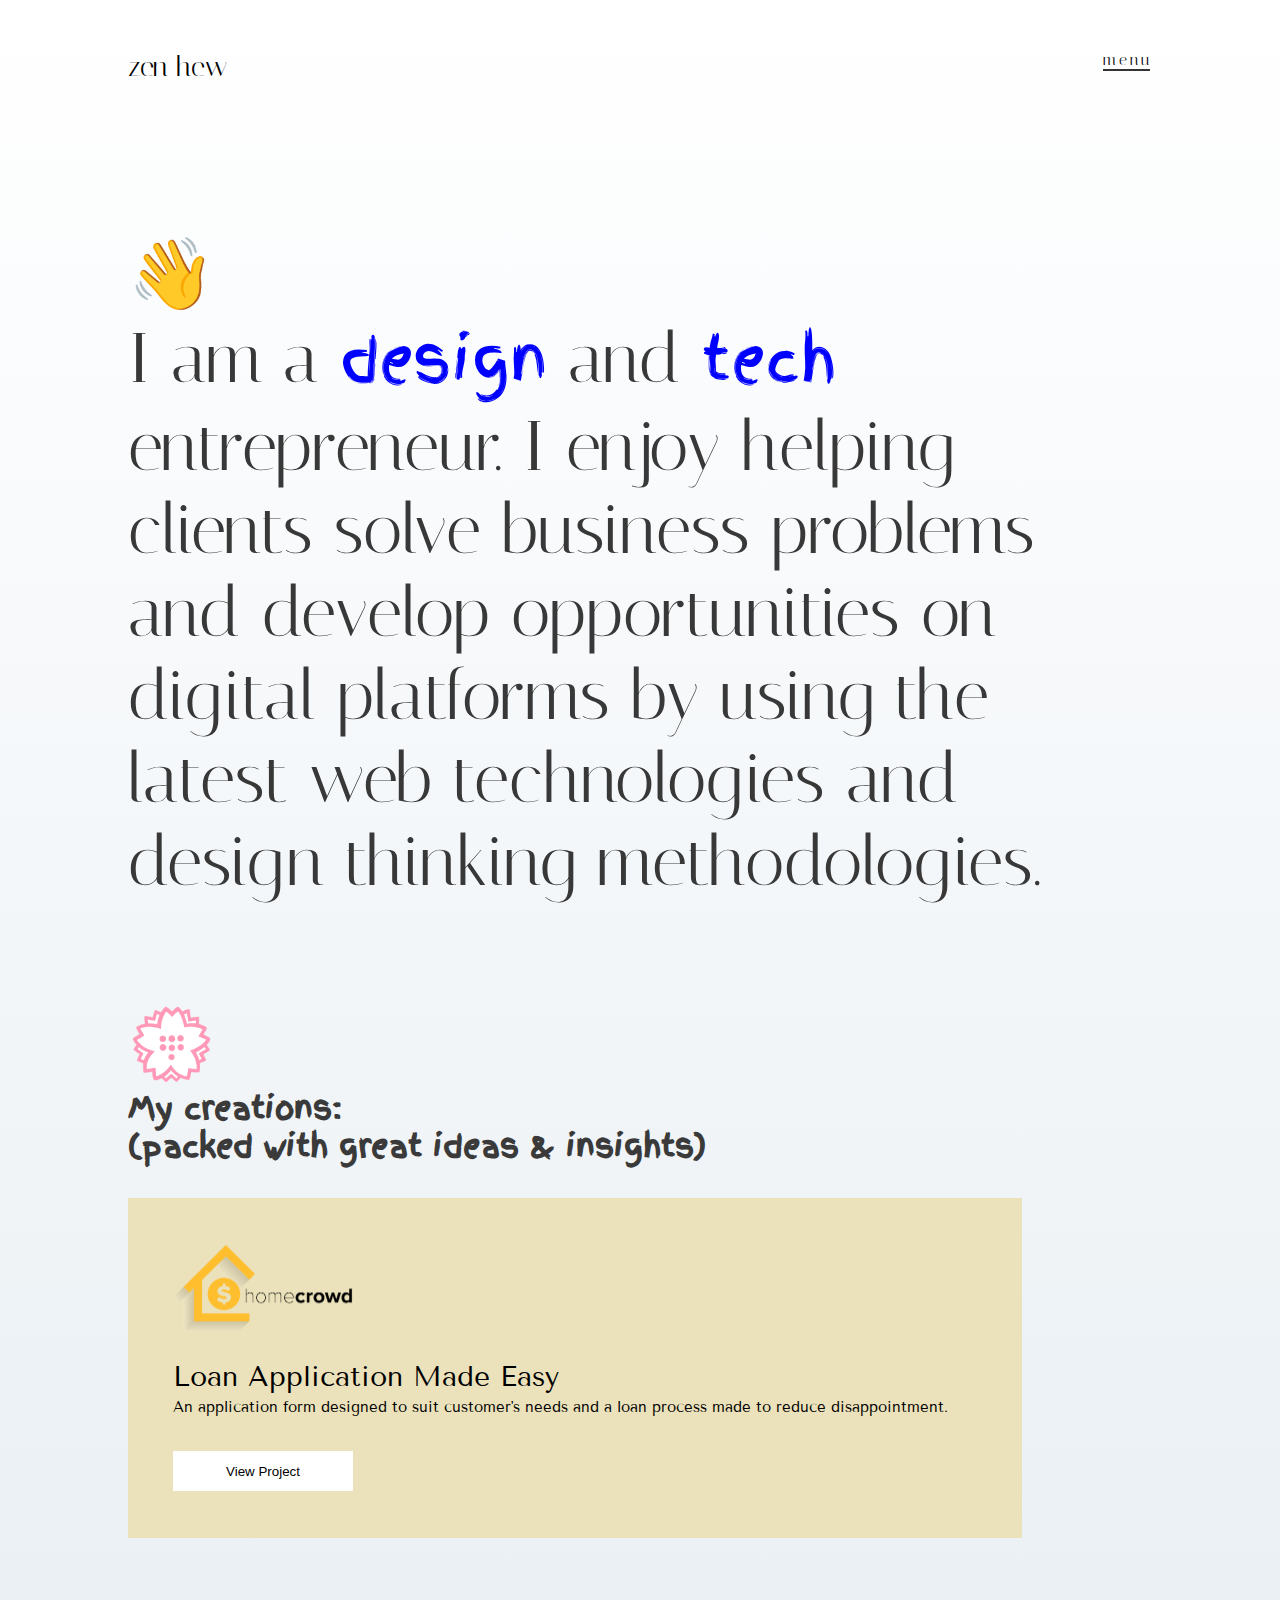
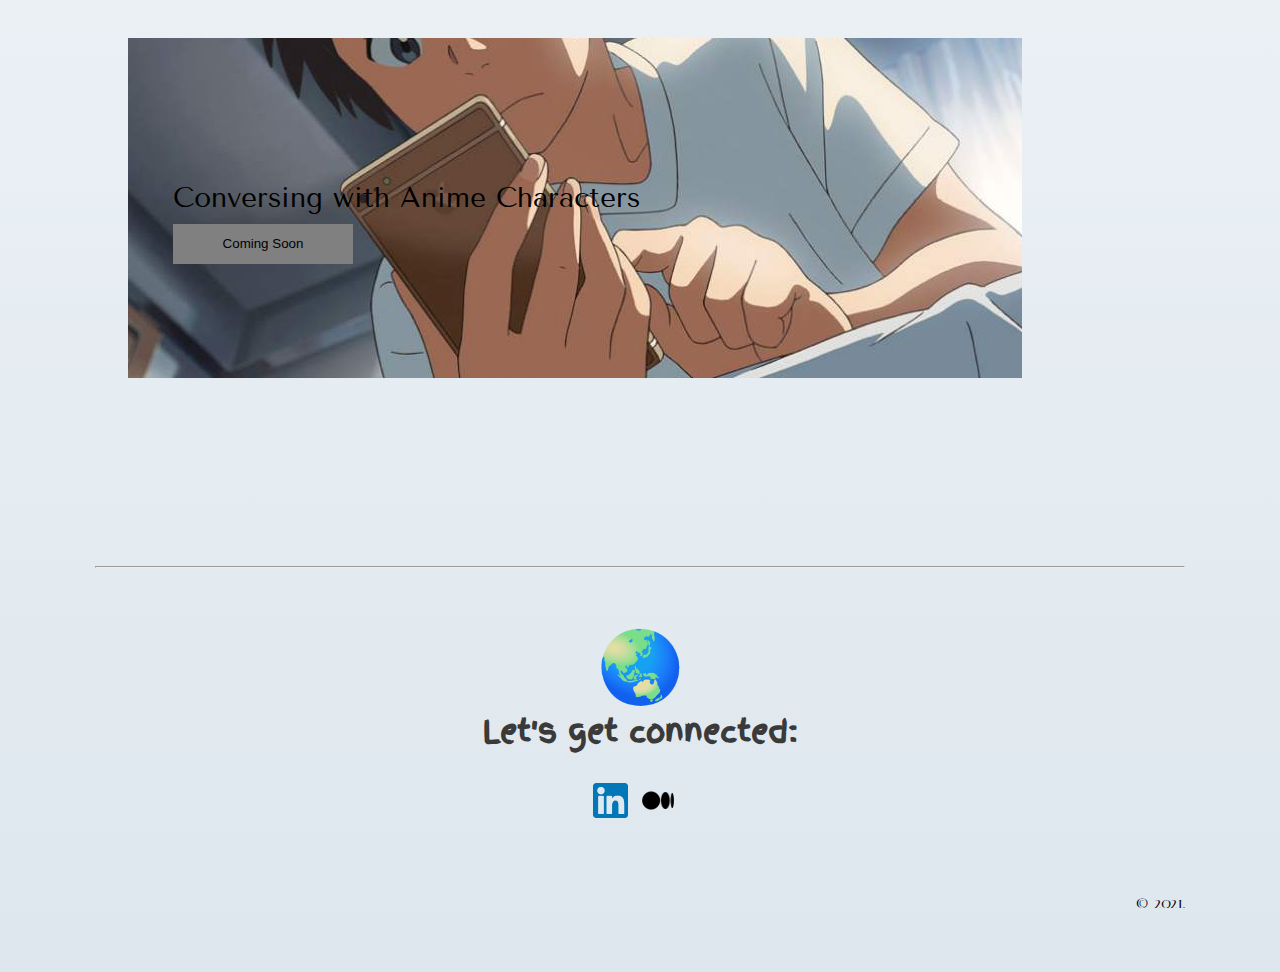
<file: index.html>
<html>
    <head>
        <!-- Global site tag (gtag.js) - Google Analytics -->
        <script async src="https://www.googletagmanager.com/gtag/js?id=G-867ETCLPJJ"></script>
        <script>
            window.dataLayer = window.dataLayer || [];
            function gtag(){dataLayer.push(arguments);}
            gtag('js', new Date());
            gtag('config', 'G-867ETCLPJJ');
        </script>
        <meta charset="UTF-8">
        <meta name="viewport" content="width=device-width, initial-scale=1.0">
        <title>zen hew</title>
        <meta name="description" content="Founder of zeniadesign.com I design experiences and interfaces for digital products that solve business problems.">
        <meta name="keywords" content="ux design, ui design, digital products, startups, user experience, ux talents, singapore, tech startups">
        <link rel="stylesheet" href="./stylesheets/home-style.css">
        <link rel="shortcut icon" type="image/jpg" href="162PerfectWhite.png"/>
        <link rel="preconnect" href="https://fonts.gstatic.com">
        <link href="https://fonts.googleapis.com/css2?family=Finger+Paint&family=Italiana&family=Tenor+Sans&display=swap" rel="stylesheet">
    </head>
    <body>
        <header>
            <a href="index.html" id="logo">zen hew</a>

            <a class="menu-icon" id="menu-icon" onclick="openMenu()">
                <span>menu</span>
                <span id="menu-bar"></span>
                <span id="menu-bar"></span>
            </a> 
    
        </header>
        <nav class="menu-slide" id="menu">
            <a href="" class="close-icon" onclick="closeMenu()">
                <span class="animated"></span>
                <span class="animated"></span>
            </a>
            <ul>
                <li><a href="index.html">home</a></li>
                <span class="contact">
                    <a href="mailto:zenhew@yahoo.com">zenhew@yahoo.com</a>
                </span>
            </ul>
        </nav> 
        <section class="home">
            <div class="intro">
                <span id="emoji">&#128075</span>
                <div>
                    <p>I am a <span id="fp-font">design</span> and <span id="fp-font">tech</span> entrepreneur. I enjoy helping clients solve business problems and develop opportunities on digital platforms by using the latest web technologies and design thinking methodologies. </p>
                </div>
            </div>
            <div class="work"> 
                <span id="emoji">&#128174 </span>
                <h2>My creations:
                    <p>(packed with great ideas & insights)</p>
                </h2>
    
                <div class="project-item hc">
                    <article>
                        <img src="./images/zenia-design-hc-logo.png" alt="homecrowd logo designed by zeniadesign.com" width="180px">
                        <p id="title">Loan Application Made Easy</p>
                        <p>An application form designed to suit customer's needs and a loan process made to reduce disappointment.</p>

                    </article>
                    <button><a href="./project/loan-application-made-easy.html">View Project</a></button>
                </div>
                <div class="project-item ta">
                    <article>
                        <p id="title">Conversing with Anime Characters</p>
                        <!-- <p>Lorem ipsum</p> -->
                    </article>
                    <button id="comingsoon">Coming Soon</button>
                </div>
            </div>
            
        </section>
        <hr>
            <section class="connect">
                <span id="emoji">&#127759</span>
                <h2>Let's get connected:</h2>
                <div class="social-links">
                    <a href="https://linkedin.com/in/zen-hew"><img src="./images/linkedin-logo.png" alt="link to zen hew's linkedin page" width="35px"></a>
                    <a href="https://zenhew.medium.com"><img src="./images/medium-logo.png" alt="link to zen hew's medium page" width="60px"></a>
                </div>
            </section>
       

       
    </body>
    <footer>
        &copy; 2021. 
    </footer>
    <script type="text/javascript">
        function openMenu() {
            menuOpened();
        }
        function menuOpened() {
            document.getElementById('menu-icon').style = "display: none";
            document.getElementById('menu').style = "display: block";
        }
        function closeMenu() {
            document.getElementsByClassName('menu').style = "display: none"
        }
    </script>
</html>
</file>
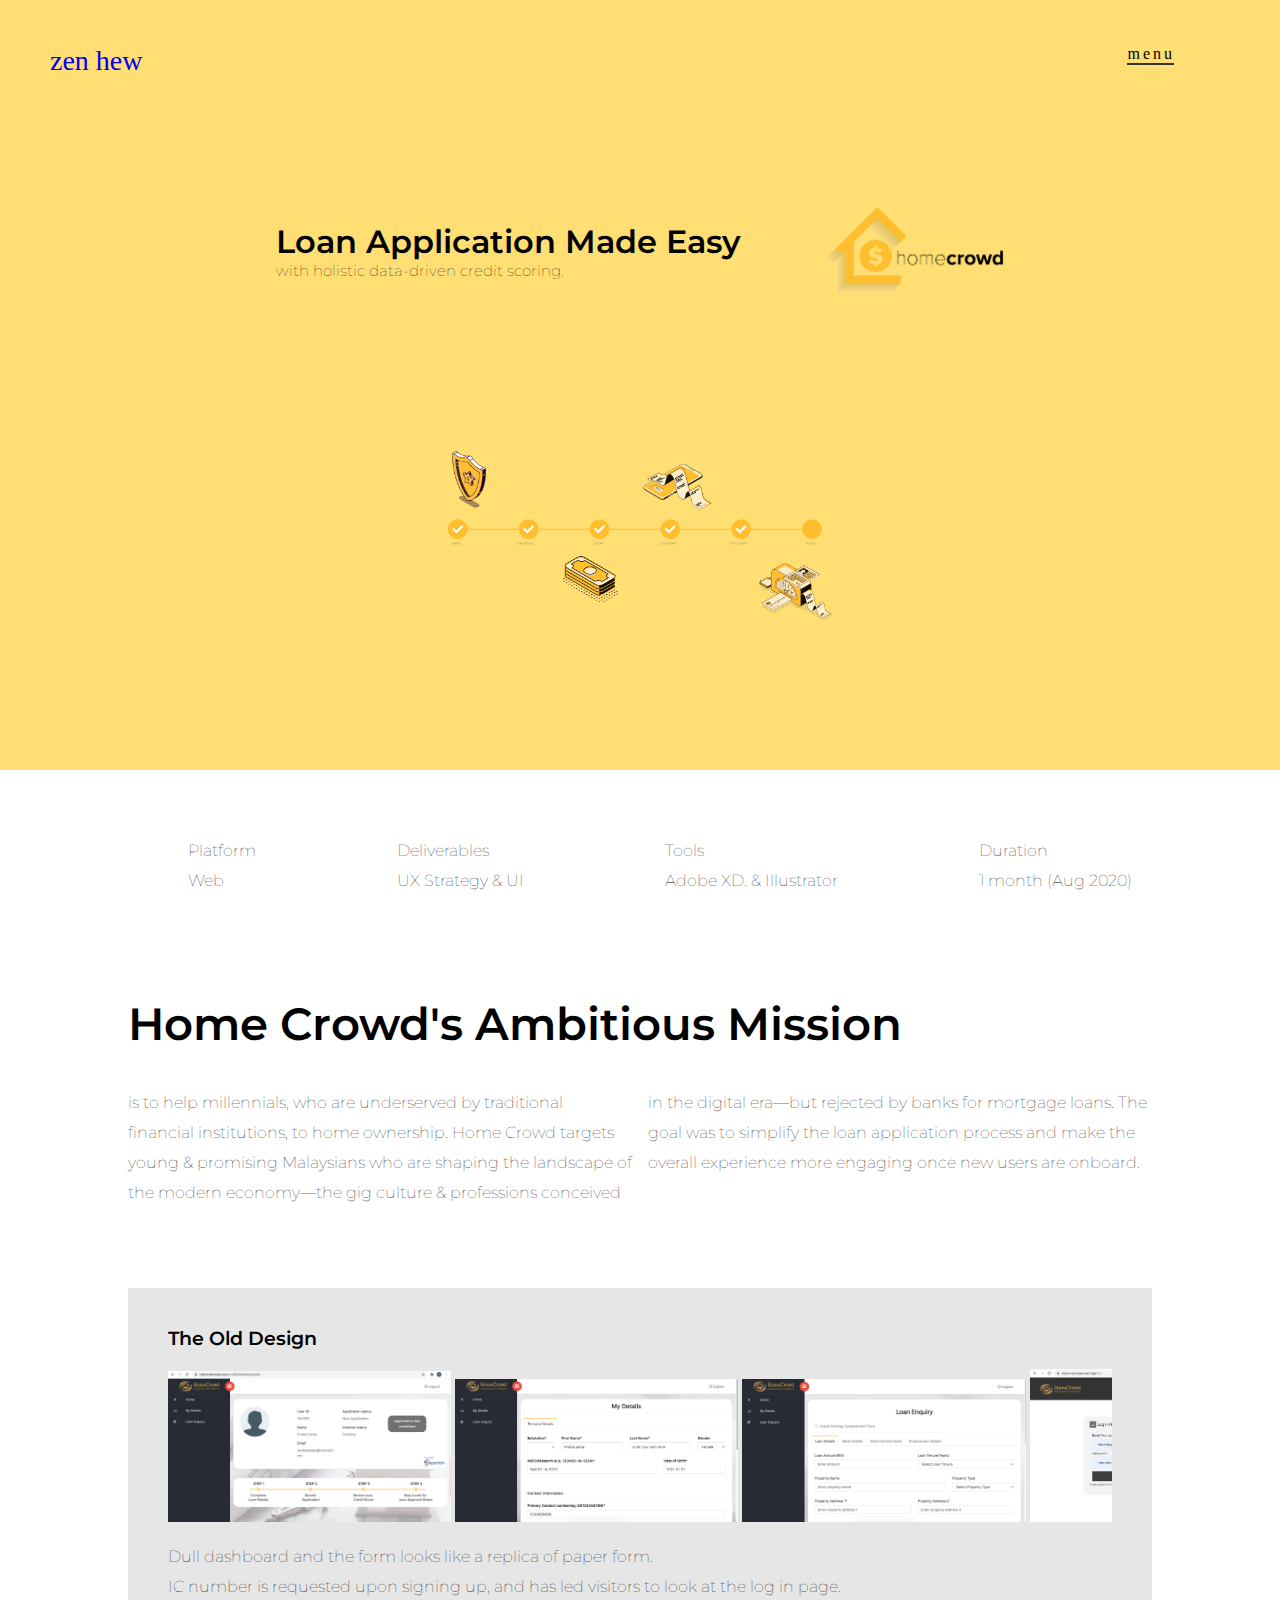
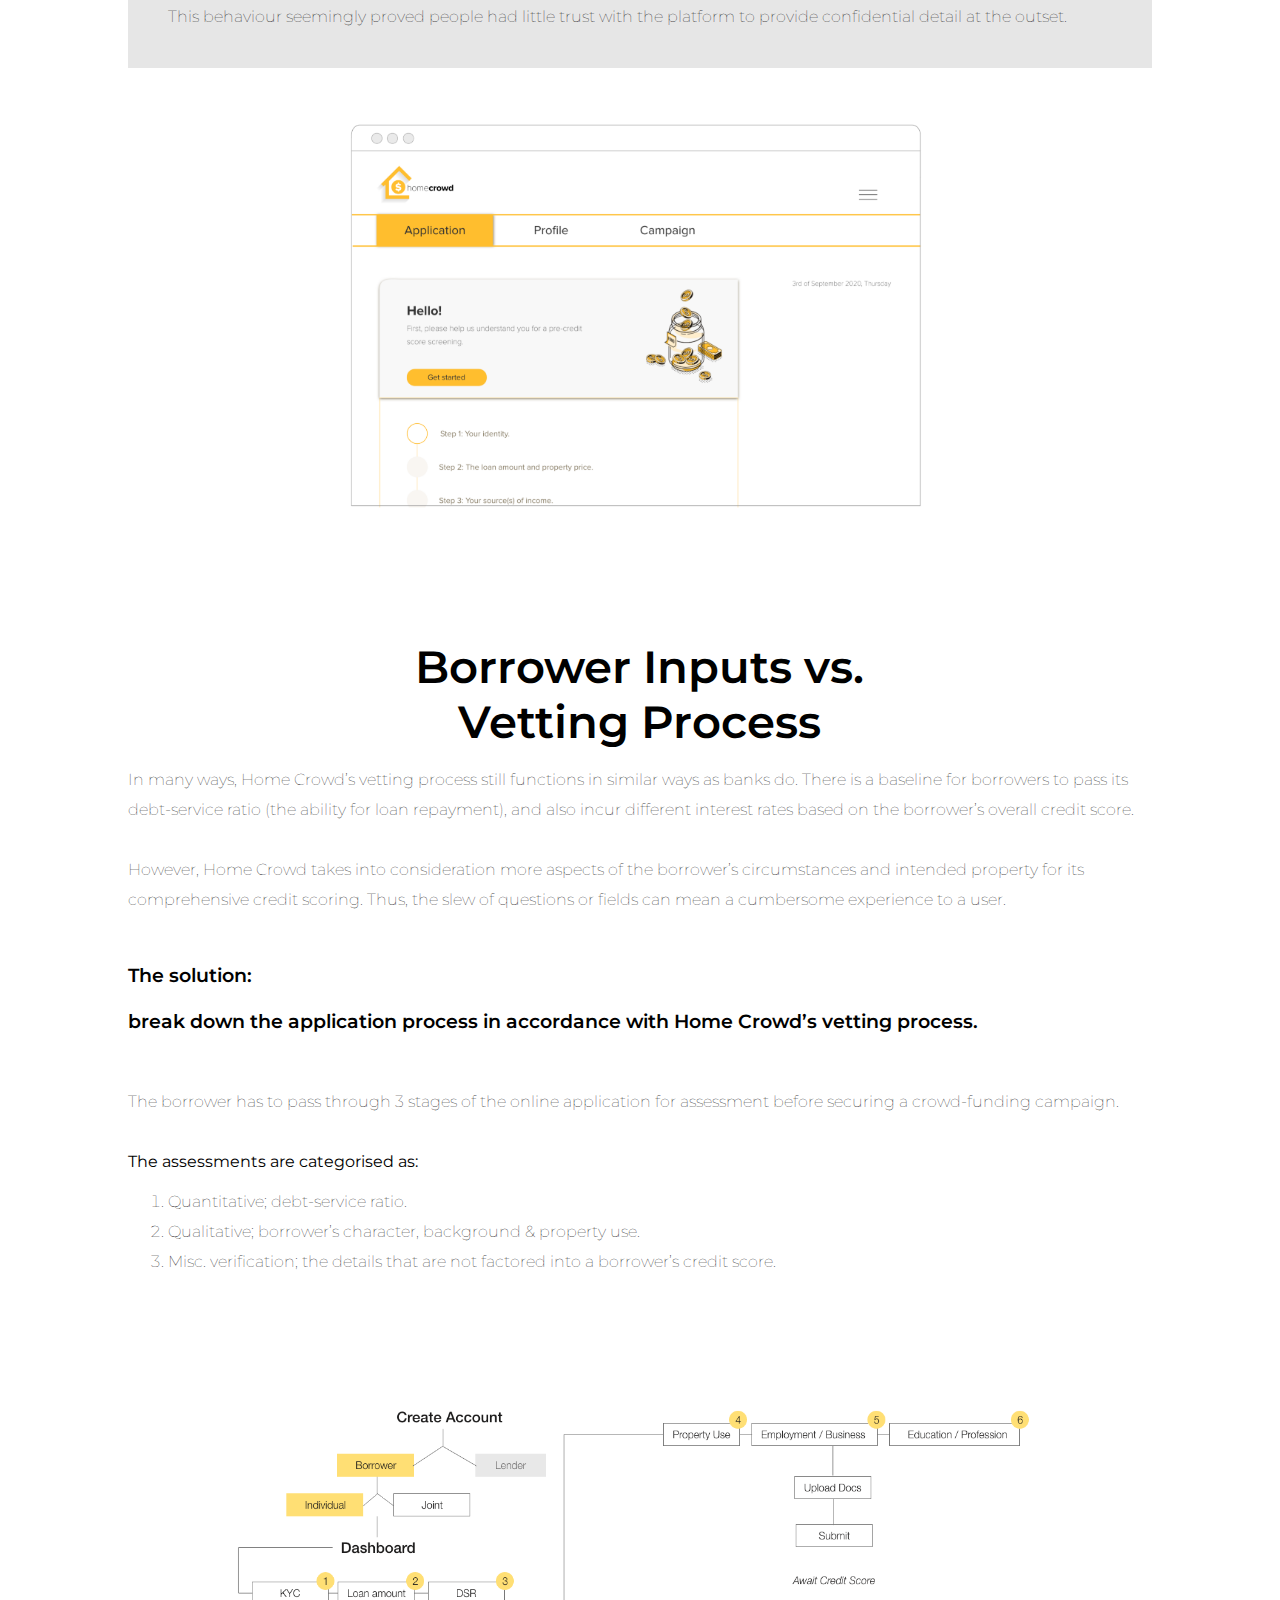
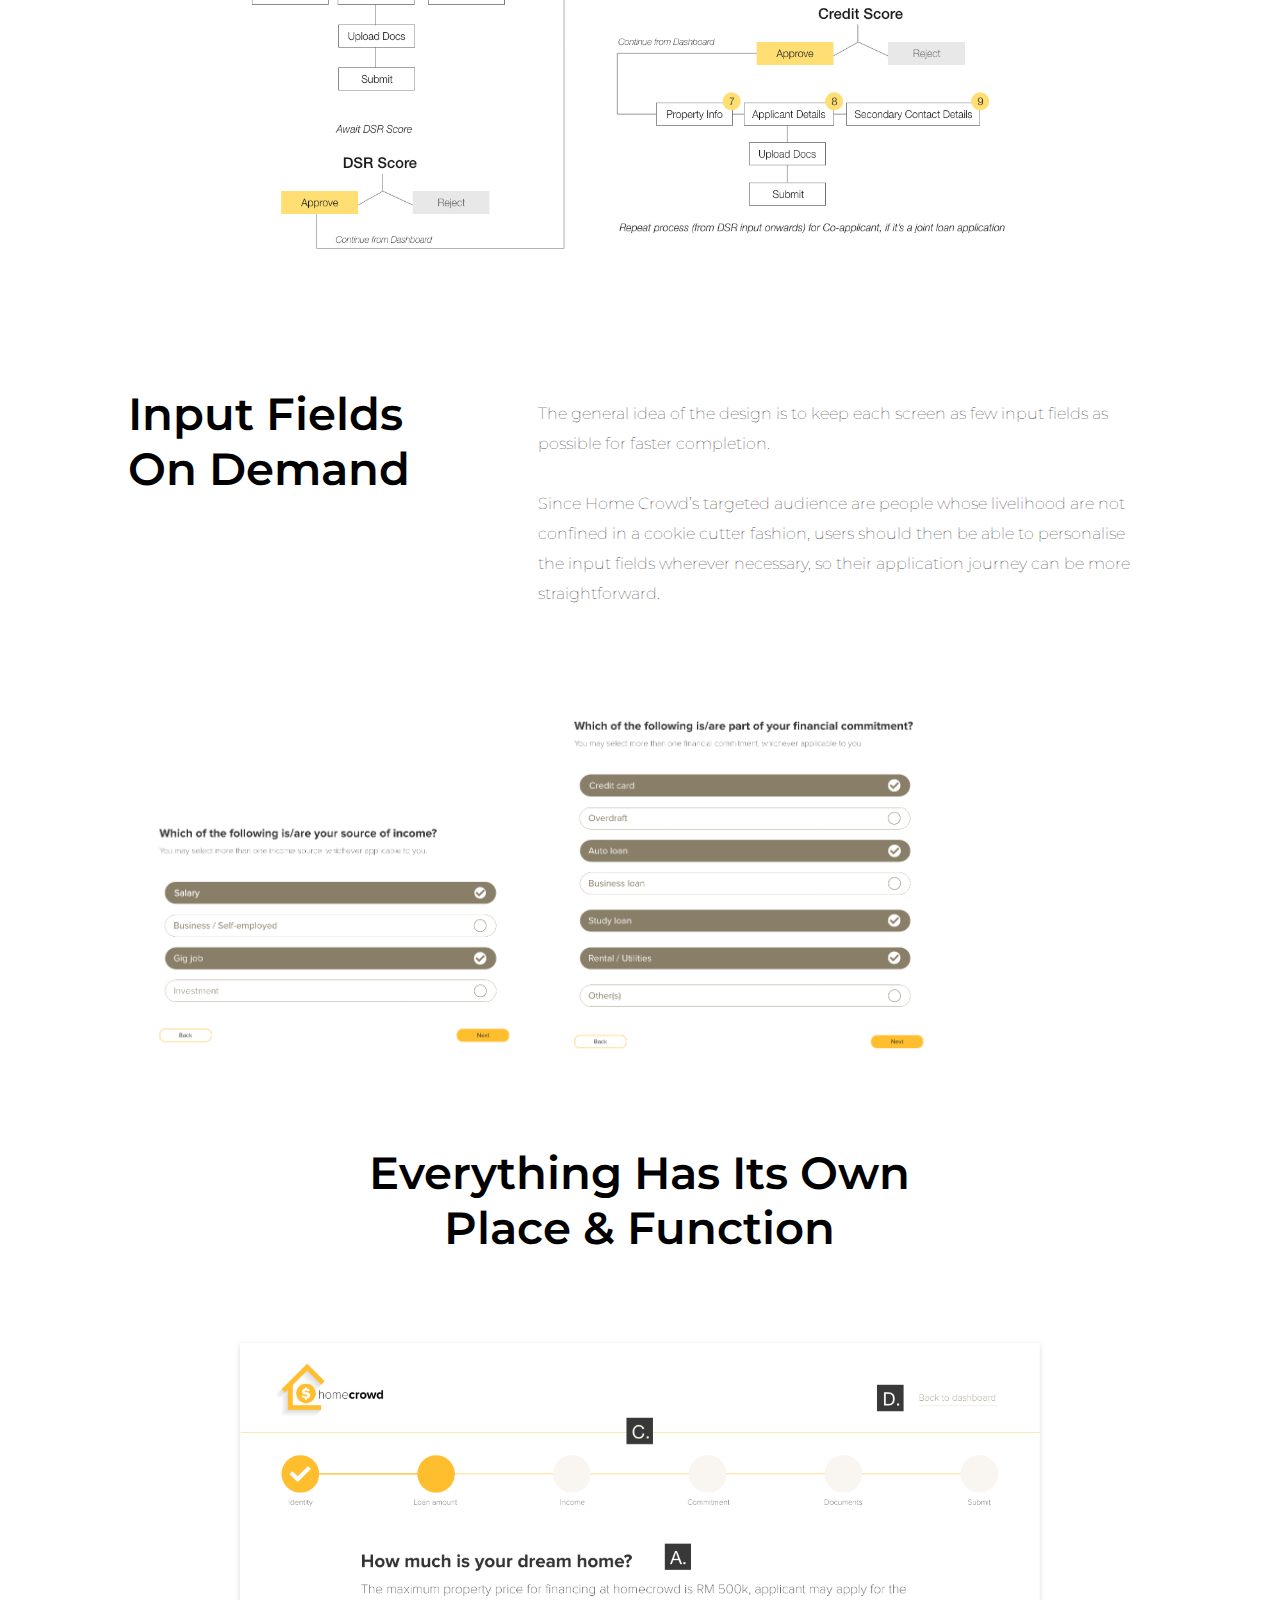
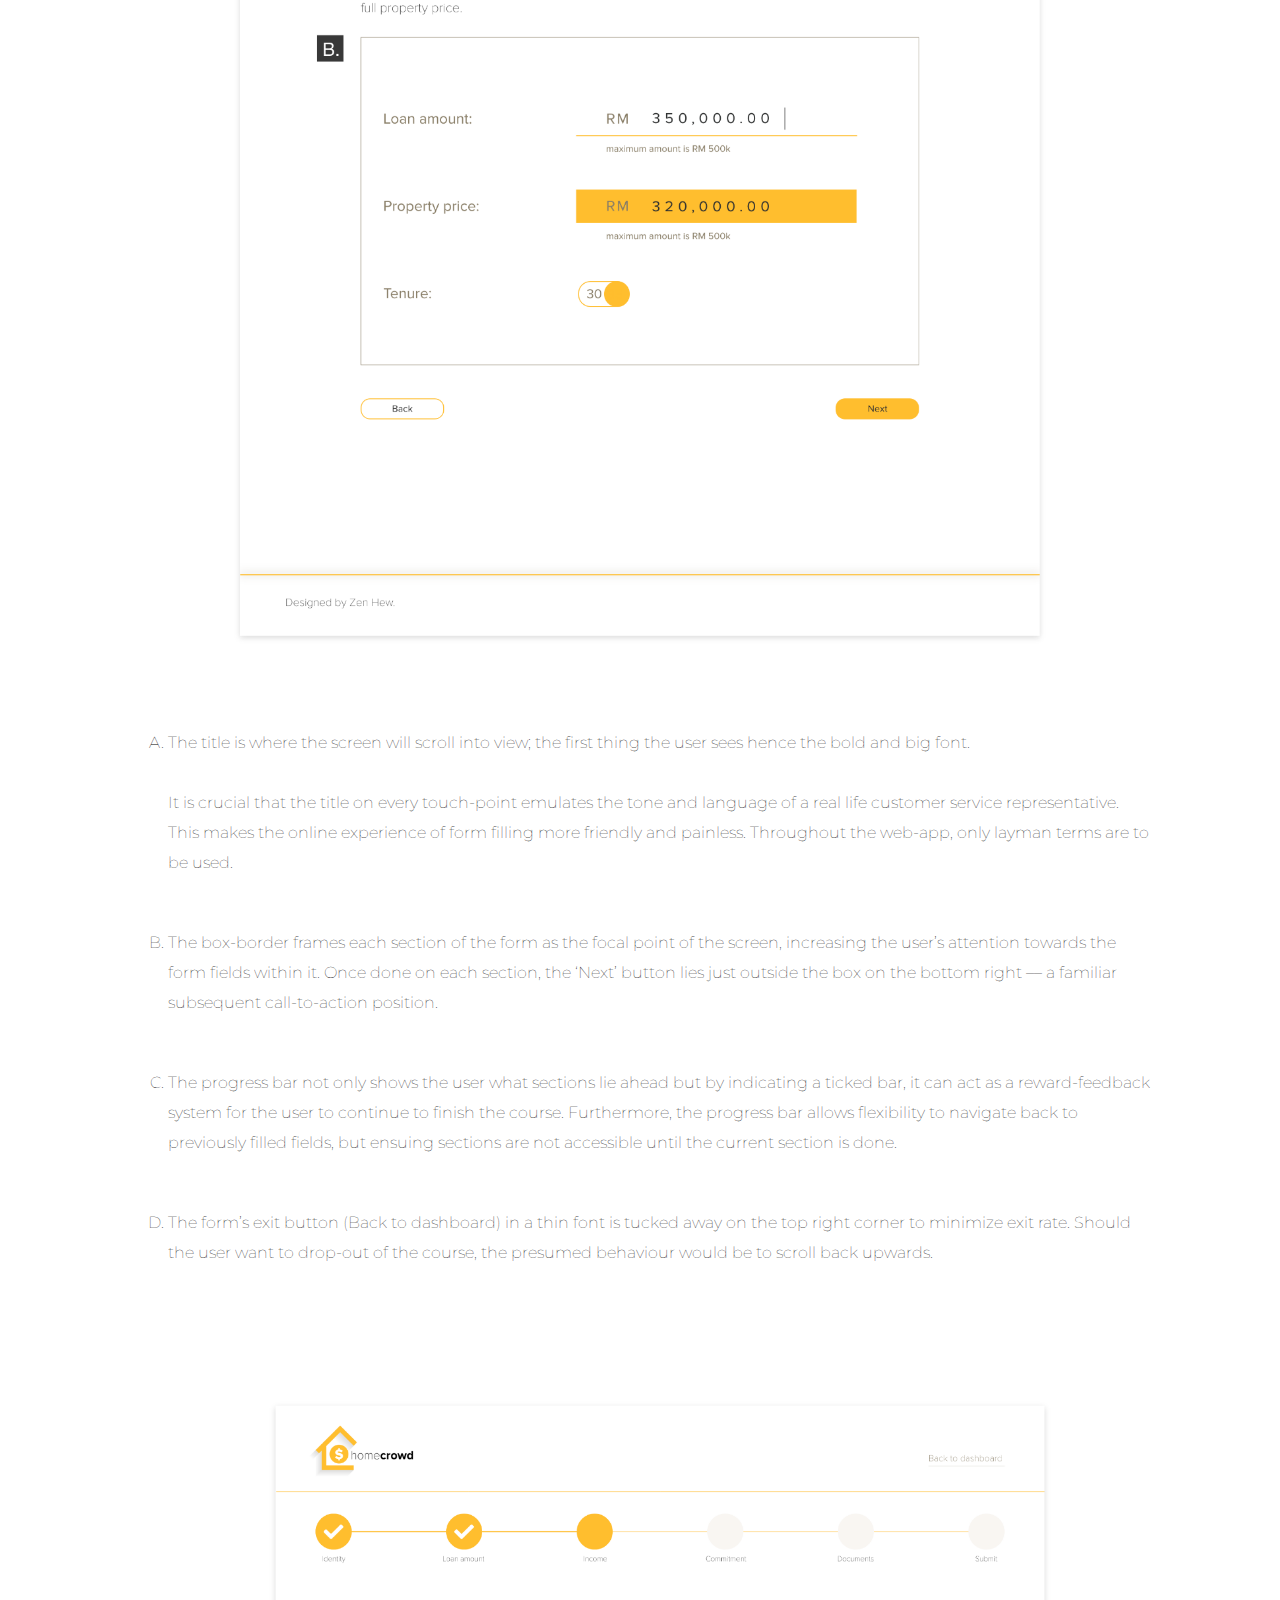
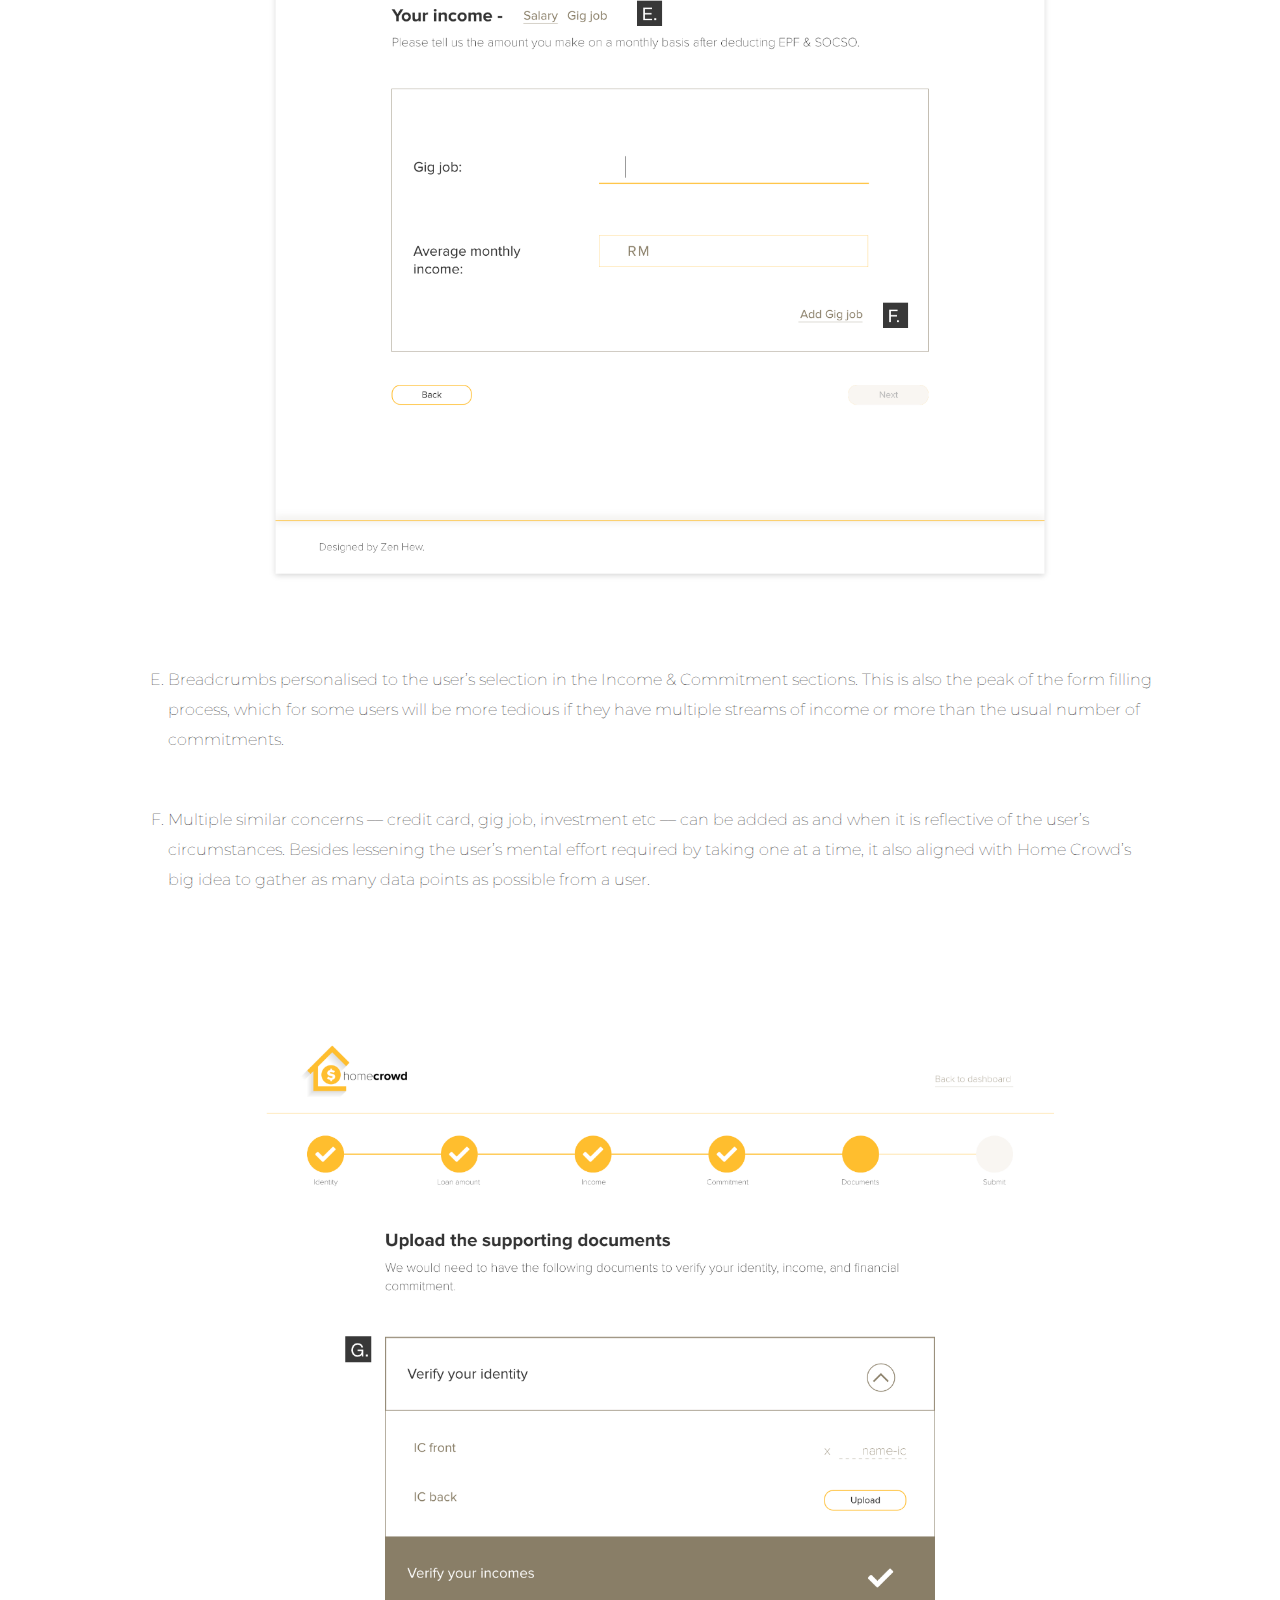
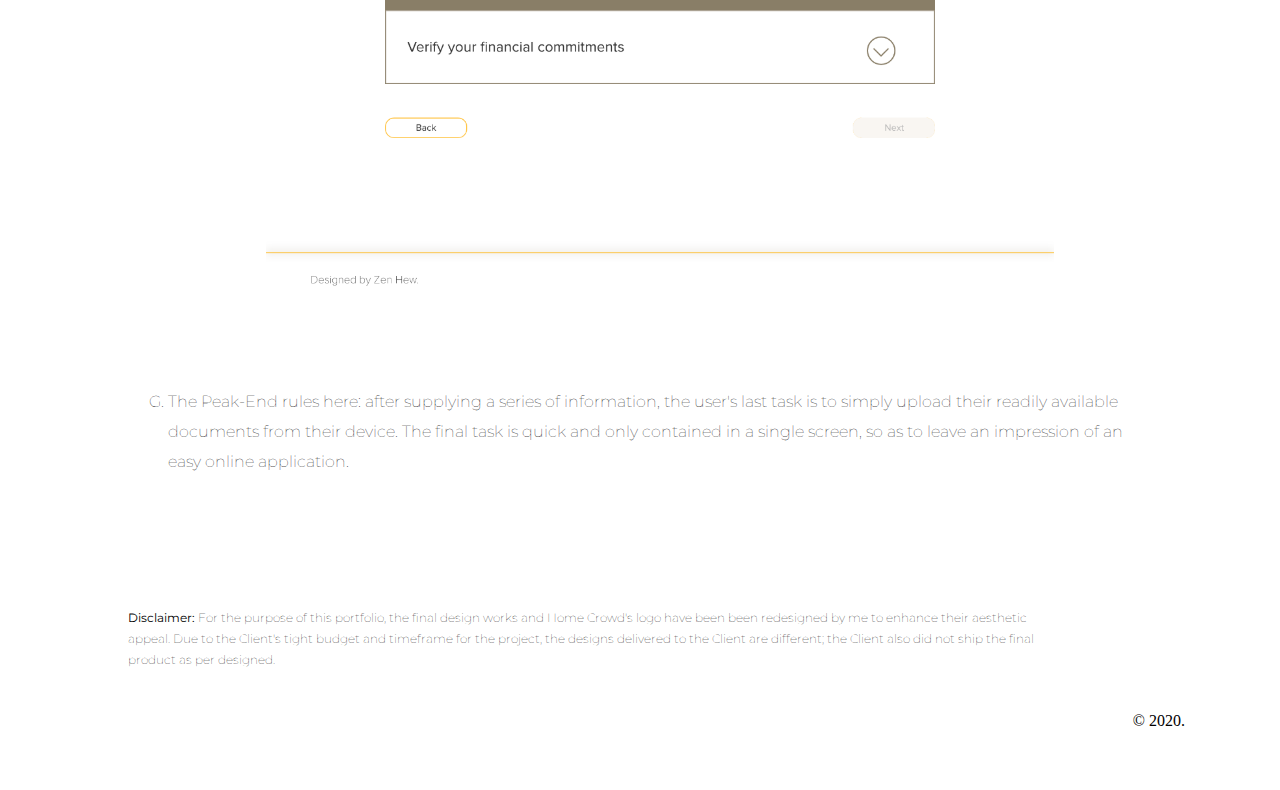
<file: project/loan-application-made-easy.html>
<html lang="en">
<head>
    <!-- Global site tag (gtag.js) - Google Analytics -->
    <script async src="https://www.googletagmanager.com/gtag/js?id=G-867ETCLPJJ"></script>
    <script>
        window.dataLayer = window.dataLayer || [];
        function gtag(){dataLayer.push(arguments);}
        gtag('js', new Date());
        gtag('config', 'G-867ETCLPJJ');
    </script>
    <meta charset="UTF-8">
    <meta name="viewport" content="width=device-width, initial-scale=1.0">
    <title>Loan Application Made Easy</title>    
    <link rel="stylesheet" href="../stylesheets/project-style.css">
    <link href="https://fonts.googleapis.com/css2?family=Montserrat:wght@300;500&display=swap" rel="stylesheet">
</head>
<body>
    <a class="menu-icon" id="menu-icon" onclick="openMenu()">
        <span>menu</span>
        <span id="menu-bar"></span>
        <span id="menu-bar"></span>
    </a> 
    <a href="../index.html" id="logo">zen hew</a>
    <nav class="menu-slide" id="menu">
        <a href="" class="close-icon" onclick="closeMenu()">
            <span class="animated"></span>
            <span class="animated"></span>
        </a>
        <ul>
            <li><a href="../index.html">home</a></li>
            <span class="contact">
                Contact me:</> <br>
                <a href="mailto:zenhew@yahoo.com">zenhew@yahoo.com</a>
            </span>
        </ul>
    </nav> 
    <div class="cover">
        <div class="cover-title">
            <h1>Loan Application Made Easy <br>
                <span>with holistic data-driven credit scoring.</span>
            </h1>
            <img src="../img/homecrowd/homecrowd-logo.png" alt="" width="20%">
        </div>
        <img src="../img/homecrowd/homecrowd.png" alt="" width="30%">
    </div>
    <section class="project">
        <div class="project-info">
            <ul>
                <li>Platform <br>Web</li>
                <li>Deliverables <br>UX Strategy & UI</li>
                <li>Tools <br>Adobe XD. & Illustrator</li>
                <li>Duration <br>1 month (Aug 2020)</li>
            </ul>
        </div>
        <div class="write-up">
            <div class="paragraph-1">
                <h2>Home Crowd's Ambitious Mission</h2>
                <p>is to help millennials, who are underserved by traditional financial institutions, to home ownership. 
    
                    Home Crowd targets young & promising Malaysians who are shaping the landscape of the modern economy––the gig culture & professions conceived in 
                    the digital era––but rejected by banks for mortgage loans.
    
                    The goal was to simplify the loan application process and make the overall experience more engaging once new users are onboard.  
                </p>    
            </div>
            <div class="old-design">
                <h3>The Old Design</h3>
                <div class="gallery">
                    <img src="../img/homecrowd/hc-old-design-screenshot-1.png" id=""  alt="" width="30%">
                    <img src="../img/homecrowd/hc-old-design-screenshot-2.png" id="" alt="" width="30%">
                    <img src="../img/homecrowd/hc-old-design-screenshot-3.png"  id=""  alt="" width="30%">
                    <img src="../img/homecrowd/hc-old-design-screenshot-4.png"  id=""  alt="" width="30%">    
                </div>

                <p>
                    Dull dashboard and the form looks like a replica of paper form. 

                    <br> IC number is requested upon signing up, and has led visitors to look at the log in page. 

                    <br>This behaviour seemingly proved people had little trust with the platform to provide confidential detail at the outset. 
                </p>
            </div>
            <img src="../img/homecrowd/borrower-dashboard.png" id="center" alt="" >
            <div class="paragraph-2">
                <h2>Borrower Inputs vs. Vetting Process</h2>
                <p>
                    In many ways, Home Crowd’s vetting process still functions in similar ways as banks do. There is a baseline for borrowers to pass its debt-service ratio (the ability for loan repayment), and also incur different interest rates based on the borrower’s overall credit score. 
                    <br><br>
    However, Home Crowd takes into consideration more aspects of the borrower’s circumstances and intended property for its comprehensive credit scoring. Thus, the slew of questions or fields can mean a cumbersome experience to a user. 
                    <br><br>
                   <h3>The solution:
                       <br><br> break down the application process in accordance with Home Crowd’s vetting process. </h3> 
                    <br>
                    <p>
                        The borrower has to pass through 3 stages of the online application for assessment before securing a crowd-funding campaign. 
                    </p>
                    <br>
                    The assessments are categorised as: 
                    <ol>
                        <li>Quantitative; debt-service ratio.</li>
                        <li>Qualitative; borrower’s character, background & property use.</li>
                        <li>Misc. verification; the details that are not factored into a borrower’s credit score.</li>
                    </ol>
                </p>
    
            </div>
            <img src="../img/homecrowd/borrower-journey-map.png" id="center" alt="" width="50%">
            <div class="paragraph-3">
                <h2>Input Fields On Demand</h2>
                <p>The general idea of the design is to keep each screen as few input fields as possible for faster completion. 
                    <br><br>
                    Since Home Crowd’s targeted audience are people whose livelihood are not confined in a cookie cutter fashion, users should then be able to personalise the input fields wherever necessary, so their application journey can be more straightforward. 
                </p>    
            </div>
            <img src="../img/homecrowd/form-income-selection.png" id=""   alt="" width="40%">
            <img src="../img/homecrowd/form-commitment-selection.png"   alt="" width="40%">
            <div class="paragraph-4">
                <h2>Everything Has Its Own Place & Function</h2>
                <img src="../img/homecrowd/loan-application-form-1.png" id="center" alt="" width="70%">
    
                <ol>
                    <li>
                        The title is where the screen will scroll into view; the first thing the user sees hence the bold and big font.
                        <br><br>
                        It is crucial that the title on every touch-point emulates the tone and language of a real life customer service representative. This makes the online experience of form filling more friendly and painless. Throughout the web-app, only layman terms are to be used. 
                    </li>
                    <li>
                        The box-border frames each section of the form as the focal point of the screen, increasing the user’s attention towards the form fields within it. Once done on each section, the ‘Next’ button lies just outside the box on the bottom right –– a familiar subsequent call-to-action position. 
                    </li>
                    <li>
                        The progress bar not only shows the user what sections lie ahead but by indicating a ticked bar, it can act as a reward-feedback system for the user to continue to finish the course. Furthermore, the progress bar allows flexibility to navigate back to previously filled fields, but ensuing sections are not accessible until the current section is done. 
                    </li>
                    <li>
                        The form’s exit button (Back to dashboard) in a thin font is tucked away on the top right corner to minimize exit rate. Should the user want to drop-out of the course, the presumed behaviour would be to scroll back upwards.
                    </li>
                <img src="../img/homecrowd/loan-application-form-2.png" id="center"  alt="" width="70%">

                    <li>
                        Breadcrumbs personalised to the user’s selection in the Income & Commitment sections. This is also the peak of the form filling process, which for some users will be more tedious if they have multiple streams of income or more than the usual number of commitments. 
                    </li>
                    <li>
                        Multiple similar concerns –– credit card, gig job, investment etc –– can be added as and when it is reflective of the user’s circumstances. Besides lessening the user’s mental effort required by taking one at a time, it also aligned with Home Crowd’s big idea to gather as many data points as possible from a user. 
                    </li>
                <img src="../img/homecrowd/loan-application-form-3.png" id="center" alt="" width="70%">
                    <li>
                        The Peak-End rules here: after supplying a series of information, the user's last task is to simply upload their readily available documents from their device. The final task is quick and only contained in a single screen, so as to leave an impression of an easy online application. 
                    </li>
                </ol>
            </div>
        </div>
        <div class="disclaimer">
            <p>
                <strong>Disclaimer:</strong>
                For the purpose of this portfolio, the final design works and Home Crowd's logo have been been redesigned by me to enhance their aesthetic appeal.
                Due to the Client's tight budget and timeframe for the project, the designs delivered to the Client are different; the Client also did not ship the final product as per designed. 
            </p>
        </div>
    </section>
    <footer>
        &copy; 2020. 
    </footer>

<script type="text/javascript">
    function openMenu() {
        menuOpened();
    }
    function menuOpened() {
        document.getElementById('menu-icon').style = "display: none";
        document.getElementById('menu').style = "display: block";
    }
    function closeMenu() {
        document.getElementsByClassName('menu').style = "display: none"
    }
</script>
 

</body>
</html>
</file>
<file: stylesheets/home-style.css>
html, body {
  margin: 0;
  padding: 0;
  overflow-x: hidden;
  font-family: "Italiana", serif;
}

a {
  text-decoration: none;
}

header {
  width: 80%;
  padding: 50px 20px 0px 20px;
  display: -webkit-box;
  display: -ms-flexbox;
  display: flex;
  -webkit-box-orient: horizontal;
  -webkit-box-direction: normal;
      -ms-flex-direction: row;
          flex-direction: row;
  -webkit-box-pack: justify;
      -ms-flex-pack: justify;
          justify-content: space-between;
  margin: auto;
}

#logo {
  font-size: 28px;
  color: black;
}

.menu-icon {
  cursor: pointer;
  letter-spacing: 3;
  z-index: 10;
}

#menu-bar {
  display: block;
  width: 47px;
  height: 2px;
  background: #333333;
  position: absolute;
  line-height: 2;
}

#menu-bar span:nth-child(3) {
  -webkit-transform: translateY(8px);
          transform: translateY(8px);
}

.menu-icon:hover span:nth-child(3) {
  -webkit-transform: translateY(6px);
          transform: translateY(6px);
  -webkit-transition-duration: 0.6s;
          transition-duration: 0.6s;
}

.close-icon {
  display: block;
  float: right;
  top: 70px;
  right: 135px;
  width: 47px;
  height: 45px;
  position: fixed;
}

.close-icon span {
  width: 47px;
  height: 2px;
  background: #333333;
  display: block;
}

.close-icon span:nth-child(1) {
  -webkit-transform: rotate(45deg);
          transform: rotate(45deg);
}

.close-icon span:nth-child(2) {
  -webkit-transform: rotate(-45deg);
          transform: rotate(-45deg);
}

.menu-slide {
  display: none;
  width: 100%;
  height: 100%;
  overflow-x: hidden;
  background-color: white;
  top: 0;
  right: 0;
  position: fixed;
  z-index: 10;
}

.menu-slide ul {
  top: 40%;
  position: relative;
  margin-right: auto;
  margin-left: -20px;
  text-align: center;
}

.menu-slide ul li {
  list-style: none;
  line-height: 60px;
}

.menu-slide p {
  text-align: center;
  position: absolute;
  top: 50%;
}

footer {
  font-family: "Italiana", serif;
  float: right;
  padding-right: 95px;
  margin-bottom: 60px;
  font-size: 16px;
}

@media screen and (max-width: 450px) {
  .menu-icon {
    right: 20px;
    margin-right: 0px;
  }
  .close-icon {
    right: 30px;
  }
}

body {
  background-image: -webkit-gradient(linear, left bottom, left top, from(#dee7ee), to(white));
  background-image: linear-gradient(to top, #dee7ee 0%, white 100%);
}

.home {
  width: 80%;
  padding: 150px 20px 80px 20px;
  margin: auto;
}

.home div {
  margin-bottom: 100px;
}

button {
  border: none;
  min-height: 40px;
  min-width: 180px;
  cursor: pointer;
  background: white;
  margin-top: 20px;
}

button a {
  color: black;
}

button:hover {
  background: none;
  border: 1px solid white;
}

#comingsoon {
  background: grey;
}

#comingsoon:hover {
  border: none;
  background: grey;
}

#fp-font {
  font-family: "Finger Paint", cursive;
  font-size: 60px;
  color: blue;
}

#emoji {
  font-size: 70px;
}

#emoji-work {
  font-size: 120px;
}

.intro p {
  font-size: 70px;
  margin-top: 0px;
  color: #383838;
}

.work h2, .connect h2 {
  font-family: "Finger Paint", cursive;
  font-size: 30px;
  margin-top: 0;
  color: #3a3a3a;
}

.work h2 p, .connect h2 p {
  margin-top: -6px;
}

.project-item {
  width: 80%;
  background-color: #EBE2BB;
  padding: 20px 30px  20px 45px;
  margin-bottom: 50px;
  min-height: 300px;
  display: -webkit-box;
  display: -ms-flexbox;
  display: flex;
  -webkit-box-orient: vertical;
  -webkit-box-direction: normal;
      -ms-flex-direction: column;
          flex-direction: column;
  -webkit-box-align: self-start;
      -ms-flex-align: self-start;
          align-items: self-start;
  -webkit-box-pack: center;
      -ms-flex-pack: center;
          justify-content: center;
}

.ta {
  background-image: url("../images/YourName.jpg");
  background-position: bottom;
}

article p {
  font-family: "Tenor Sans", sans-serif;
  font-size: 15px;
}

#title {
  font-size: 28px;
  margin-bottom: -10px;
}

hr {
  width: 85%;
}

.connect {
  display: -webkit-box;
  display: -ms-flexbox;
  display: flex;
  -webkit-box-pack: center;
      -ms-flex-pack: center;
          justify-content: center;
  -webkit-box-orient: vertical;
  -webkit-box-direction: normal;
      -ms-flex-direction: column;
          flex-direction: column;
  -webkit-box-align: center;
      -ms-flex-align: center;
          align-items: center;
  width: 80%;
  margin: auto;
  padding: 50px 10px 70px 10px;
  text-align: center;
}

.connect .social-links {
  display: -webkit-box;
  display: -ms-flexbox;
  display: flex;
  -webkit-box-orient: horizontal;
  -webkit-box-direction: normal;
      -ms-flex-direction: row;
          flex-direction: row;
  -webkit-box-pack: center;
      -ms-flex-pack: center;
          justify-content: center;
  -webkit-box-align: center;
      -ms-flex-align: center;
          align-items: center;
}

@media screen and (max-width: 850px) {
  .intro p {
    font-size: 48px;
  }
  .intro #fp-font {
    font-size: 40px;
  }
}

@media screen and (max-width: 670px) {
  .intro p {
    font-size: 45px;
  }
  .intro #fp-font {
    font-size: 35px;
  }
  .project-item {
    padding: 40px 20px;
  }
}

@media screen and (max-width: 420px) {
  .intro p {
    font-size: 30px;
  }
  .intro #fp-font {
    font-size: 20px;
  }
}
/*# sourceMappingURL=home-style.css.map */
</file>
<file: stylesheets/project-style.css>
html, body {
  padding: 0;
  margin: 0;
  overflow-x: none;
}

#logo, #menu-icon, .landing, .menu-slide, #menu {
  font-family: "Italiana", serif;
}

a {
  text-decoration: none;
}

#logo {
  position: fixed;
  left: 50px;
  padding-top: 45px;
  font-size: 28px;
}

#italic {
  font-style: italic;
}

#tiny {
  font-size: 21px;
}

.menu-icon {
  right: 60px;
  margin: 45px 45px 45px 0;
  cursor: pointer;
  letter-spacing: 3;
  position: fixed;
  z-index: 10;
}

#menu-bar {
  display: block;
  width: 47px;
  height: 2px;
  background: #333333;
  position: absolute;
  line-height: 2;
}

#menu-bar span:nth-child(3) {
  -webkit-transform: translateY(8px);
          transform: translateY(8px);
}

.menu-icon:hover span:nth-child(3) {
  -webkit-transform: translateY(6px);
          transform: translateY(6px);
  -webkit-transition-duration: 0.6s;
          transition-duration: 0.6s;
}

.close-icon {
  display: block;
  float: right;
  top: 60px;
  right: 110px;
  width: 47px;
  height: 45px;
  position: fixed;
}

.close-icon span {
  width: 47px;
  height: 2px;
  background: #333333;
  display: block;
}

.close-icon span:nth-child(1) {
  -webkit-transform: rotate(45deg);
          transform: rotate(45deg);
}

.close-icon span:nth-child(2) {
  -webkit-transform: rotate(-45deg);
          transform: rotate(-45deg);
}

.menu-slide {
  display: none;
  width: 100%;
  height: 100%;
  overflow-x: hidden;
  background-color: white;
  top: 0;
  right: 0;
  position: fixed;
  z-index: 10;
}

.menu-slide ul {
  top: 40%;
  position: relative;
  margin-right: auto;
  margin-left: -20px;
  text-align: center;
}

.menu-slide ul li {
  list-style: none;
  line-height: 60px;
}

.menu-slide p {
  text-align: center;
  position: absolute;
  top: 50%;
}

button {
  cursor: pointer;
  background: none;
  border-radius: 20px;
  border: 1px solid #434343;
  padding: 8px 27px;
}

@media screen and (max-width: 450px) {
  .menu-icon {
    right: 20px;
    margin-right: 0px;
  }
  .close-icon {
    right: 30px;
  }
}

body {
  min-block-size: 100%;
  min-inline-size: 100%;
  -webkit-box-sizing: border-box;
          box-sizing: border-box;
  font-family: "Montserrat", sans-serif;
}

body h1, body h2, body h3 {
  font-weight: 600;
}

body h2 {
  font-size: 45px;
}

#logo, .menu-icon {
  position: absolute;
}

.flex-row, .cover .cover-title, .project-info ul {
  display: -webkit-box;
  display: -ms-flexbox;
  display: flex;
  -webkit-box-orient: horizontal;
  -webkit-box-direction: normal;
      -ms-flex-direction: row;
          flex-direction: row;
  -ms-flex-wrap: wrap;
      flex-wrap: wrap;
}

.flex-column, .cover {
  display: -webkit-box;
  display: -ms-flexbox;
  display: flex;
  -webkit-box-orient: vertical;
  -webkit-box-direction: normal;
      -ms-flex-direction: column;
          flex-direction: column;
}

.project {
  padding: 30px 60px;
  margin: auto;
  width: 80%;
}

.project p, .project li {
  font-weight: 100;
  line-height: 30px;
}

.cover {
  padding-top: 50px;
  background-color: #FFDF74;
  min-height: 80vh;
  -webkit-box-pack: space-evenly;
      -ms-flex-pack: space-evenly;
          justify-content: space-evenly;
  -webkit-box-align: center;
      -ms-flex-align: center;
          align-items: center;
}

.cover .cover-title {
  width: 70%;
  -webkit-box-pack: space-evenly;
      -ms-flex-pack: space-evenly;
          justify-content: space-evenly;
  -webkit-box-align: center;
      -ms-flex-align: center;
          align-items: center;
  font-weight: 600;
}

.cover .cover-title span {
  font-size: 15px;
  font-weight: 100;
}

.project-info ul {
  -webkit-box-pack: justify;
      -ms-flex-pack: justify;
          justify-content: space-between;
  -webkit-box-align: center;
      -ms-flex-align: center;
          align-items: center;
  list-style: none;
}

.project-info ul li {
  margin: 20px;
}

.gallery {
  width: 100%;
  white-space: nowrap;
  overflow-x: auto;
  overflow-y: hidden;
}

.gallery img {
  white-space: nowrap;
}

#center {
  width: calc( 100% - 20%);
  display: block;
  margin-left: auto;
  margin-right: auto;
}

.paragraph-1 {
  margin-top: 80px;
  margin-bottom: 80px;
}

.paragraph-1 p {
  -webkit-columns: 2;
          columns: 2;
}

.old-design {
  background-color: #e6e6e6;
  padding: 20px 40px;
}

.paragraph-2 {
  margin-top: 80px;
  margin-bottom: 80px;
}

.paragraph-2 h2 {
  text-align: center;
  width: 60%;
  margin: auto;
}

.paragraph-3 {
  margin-top: 80px;
  margin-bottom: 80px;
  display: -webkit-box;
  display: -ms-flexbox;
  display: flex;
  -webkit-box-orient: horizontal;
  -webkit-box-direction: normal;
      -ms-flex-direction: row;
          flex-direction: row;
  -ms-flex-wrap: wrap;
      flex-wrap: wrap;
  -webkit-box-pack: justify;
      -ms-flex-pack: justify;
          justify-content: space-between;
  -webkit-box-align: start;
      -ms-flex-align: start;
          align-items: flex-start;
}

.paragraph-3 h2 {
  width: 30%;
}

.paragraph-3 p {
  width: 60%;
  margin-top: 50px;
}

.paragraph-4 {
  margin-top: 80px;
  margin-bottom: 80px;
}

.paragraph-4 li {
  list-style: upper-alpha;
  padding-bottom: 50px;
}

.paragraph-4 h2 {
  text-align: center;
  width: 60%;
  margin: auto;
}

.paragraph-4 img {
  margin-top: 80px;
  margin-bottom: 80px;
}

footer {
  font-family: "Italiana", serif;
  float: right;
  padding-right: 95px;
  margin-bottom: 60px;
  font-size: 16px;
}

.disclaimer {
  font-size: 12px;
  width: 90%;
}

.disclaimer p {
  line-height: 21px;
}

@media screen and (max-width: 600px) {
  .paragraph-1 p {
    -webkit-columns: 1;
            columns: 1;
  }
  .paragraph-3 {
    -webkit-box-orient: vertical;
    -webkit-box-direction: normal;
        -ms-flex-direction: column;
            flex-direction: column;
  }
  .paragraph-3 h2, .paragraph-3 p {
    width: 100%;
  }
}

@media screen and (max-width: 900px) {
  .cover img {
    width: 70%;
  }
  .project {
    padding: 30px 20px;
  }
  .paragraph-2 h2, .paragraph-4 h2 {
    width: 90%;
  }
}
/*# sourceMappingURL=project-style.css.map */
</file>
